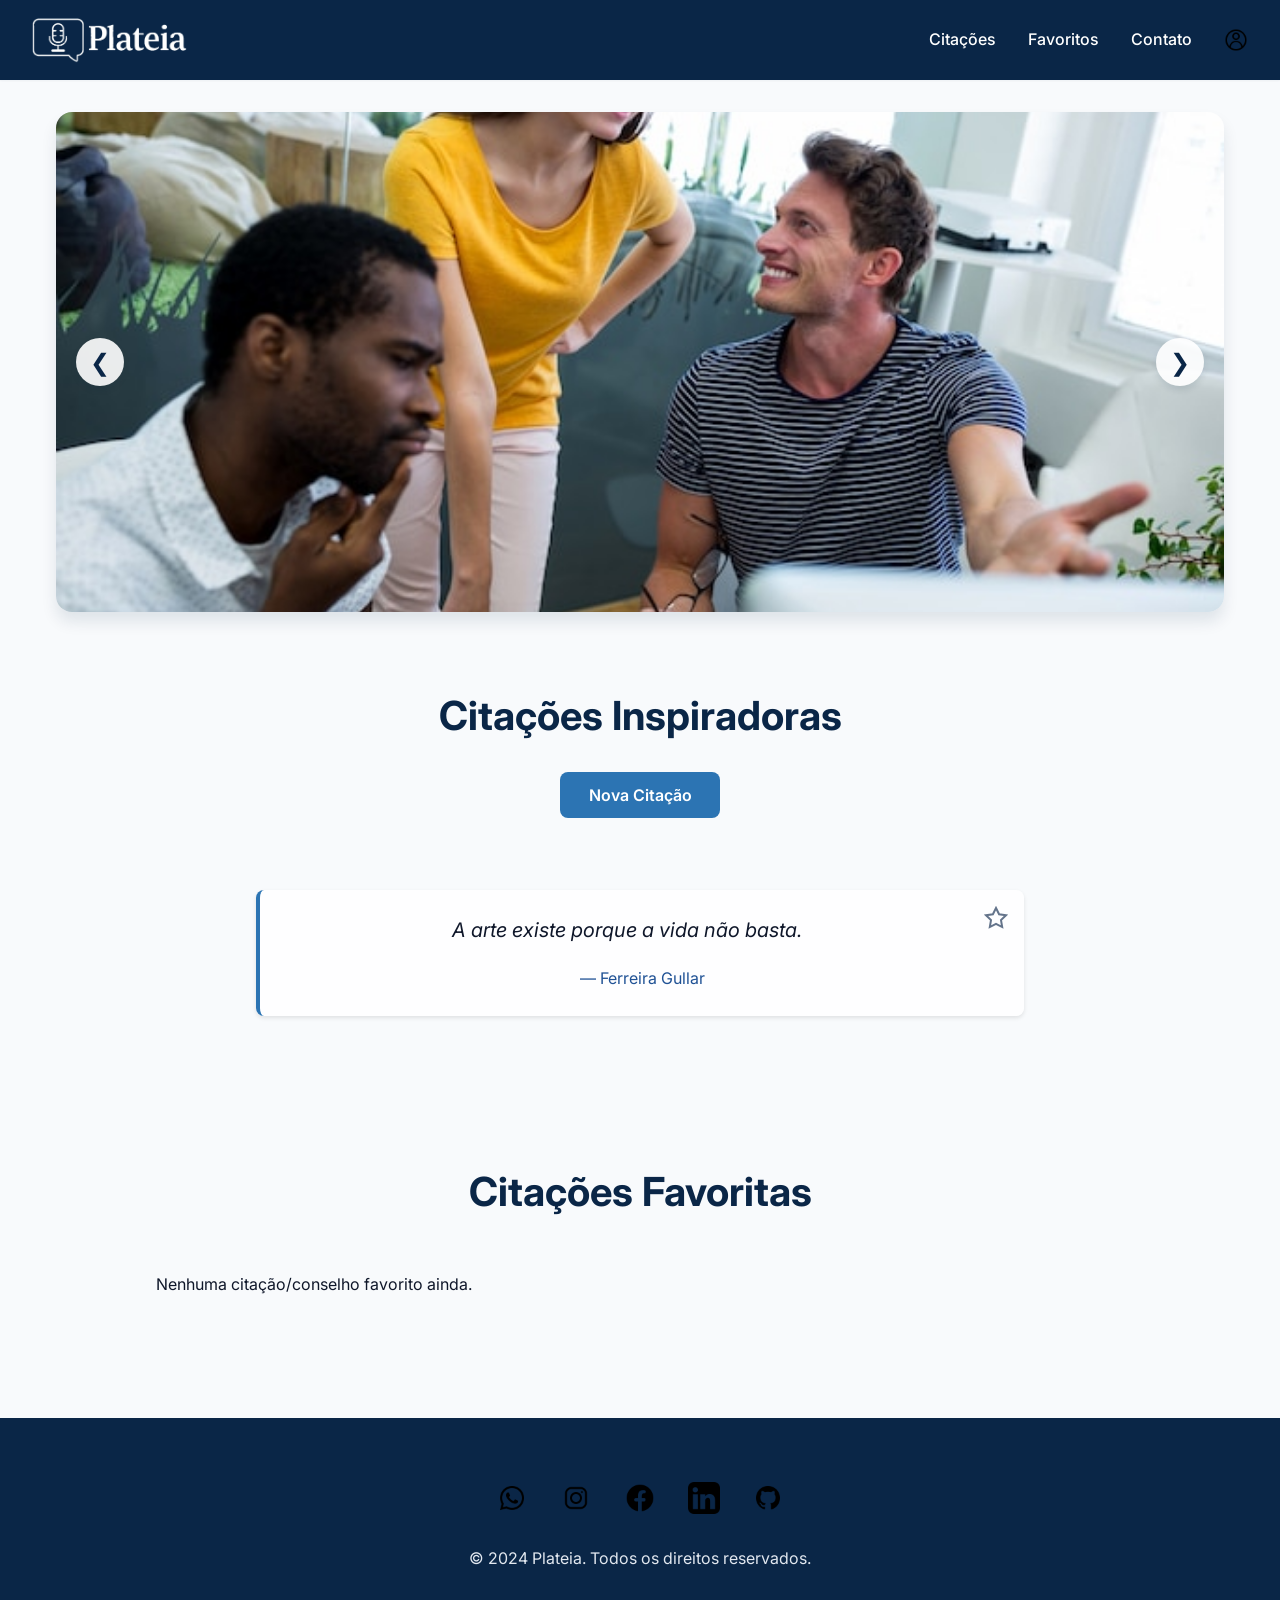
<file: index.html>
<!DOCTYPE html>
<html lang="pt-BR">
  <head>
    <meta charset="UTF-8" />
    <meta name="viewport" content="width=device-width, initial-scale=1.0" />
    <title>Plateia - Pratique sua Oratória</title>
    <link rel="stylesheet" href="CSS/reset.css" />
    <link rel="stylesheet" href="CSS/style.css" />
    <link href="https://fonts.googleapis.com/css2?family=Inter:wght@400;500;600;700&display=swap" rel="stylesheet">
  </head>
  <body>
    <header id="header-menu">
      <div class="tooltip">
        <a href="index.html" id="logo">
          <img src="IMG/Logo.png" alt="Logo Plateia" />
        </a>
        <span class="tooltiptext">Criada pelo Vitinho</span>
      </div>
      <nav>
        <ul class="nav-links">
          <li><a href="#quotes">Citações</a></li>
          <li><a href="#favorites">Favoritos</a></li>
          <li><a href="contato.html">Contato</a></li>
          <li><a href="login.html" class="profile-link">
            <img class="img-2" src="IMG/perfil-de-usuario.png" alt="Perfil">
          </a></li>
        </ul>
        <div class="hamburger-menu">
          <div></div>
          <div></div>
          <div></div>
        </div>
      </nav>
    </header>

    <main>
      <section class="carousel-container">
        <div class="carousel">
          <div class="carousel-inner">
            <div class="carousel-item">
              <img src="IMG/img-1.jfif" alt="Imagem 1">
            </div>
            <div class="carousel-item">
              <img src="IMG/img-2.jfif" alt="Imagem 2">
            </div>
            <div class="carousel-item">
              <img src="IMG/img-3.jfif" alt="Imagem 3">
            </div>
          </div>
          <button class="carousel-control prev" aria-label="Anterior">❮</button>
          <button class="carousel-control next" aria-label="Próximo">❯</button>
        </div>
      </section>

      <section id="quotes" class="quotes-section">
        <h2 class="section-title">Citações Inspiradoras</h2>
        <button id="new-quote" class="btn">Nova Citação</button>
        <div id="quote-display" class="quote-container">
          <!-- Citação será injetada aqui -->
        </div>
      </section>

      <section id="favorites" class="favorites-section">
        <h2 class="section-title">Citações Favoritas</h2>
        <div id="favorites-container">
          <!-- Favoritos serão injetados aqui -->
        </div>
      </section>
    </main>

    <footer id="footer">
      <div class="footer-logos">
        <a href="#" aria-label="WhatsApp">
          <img src="IMG/icons8-whatsapp-48 (1).png" alt="WhatsApp">
        </a>
        <a href="#" aria-label="Instagram">
          <img src="IMG/icons8-instagram-48 (1).png" alt="Instagram">
        </a>
        <a href="#" aria-label="Facebook">
          <img src="IMG/icons8-facebook-48.png" alt="Facebook">
        </a>
        <a href="#" aria-label="LinkedIn">
          <img src="IMG/icons8-linkedin-48 (1).png" alt="LinkedIn">
        </a>
        <a href="#" aria-label="GitHub">
          <img src="IMG/icons8-github-48.png" alt="GitHub">
        </a>
      </div>
      <div class="footer-copyright">
        <p>&copy; 2024 Plateia. Todos os direitos reservados.</p>
      </div>
    </footer>
    <script src="assets/main.js"></script>
  </body>
</html>
</file>
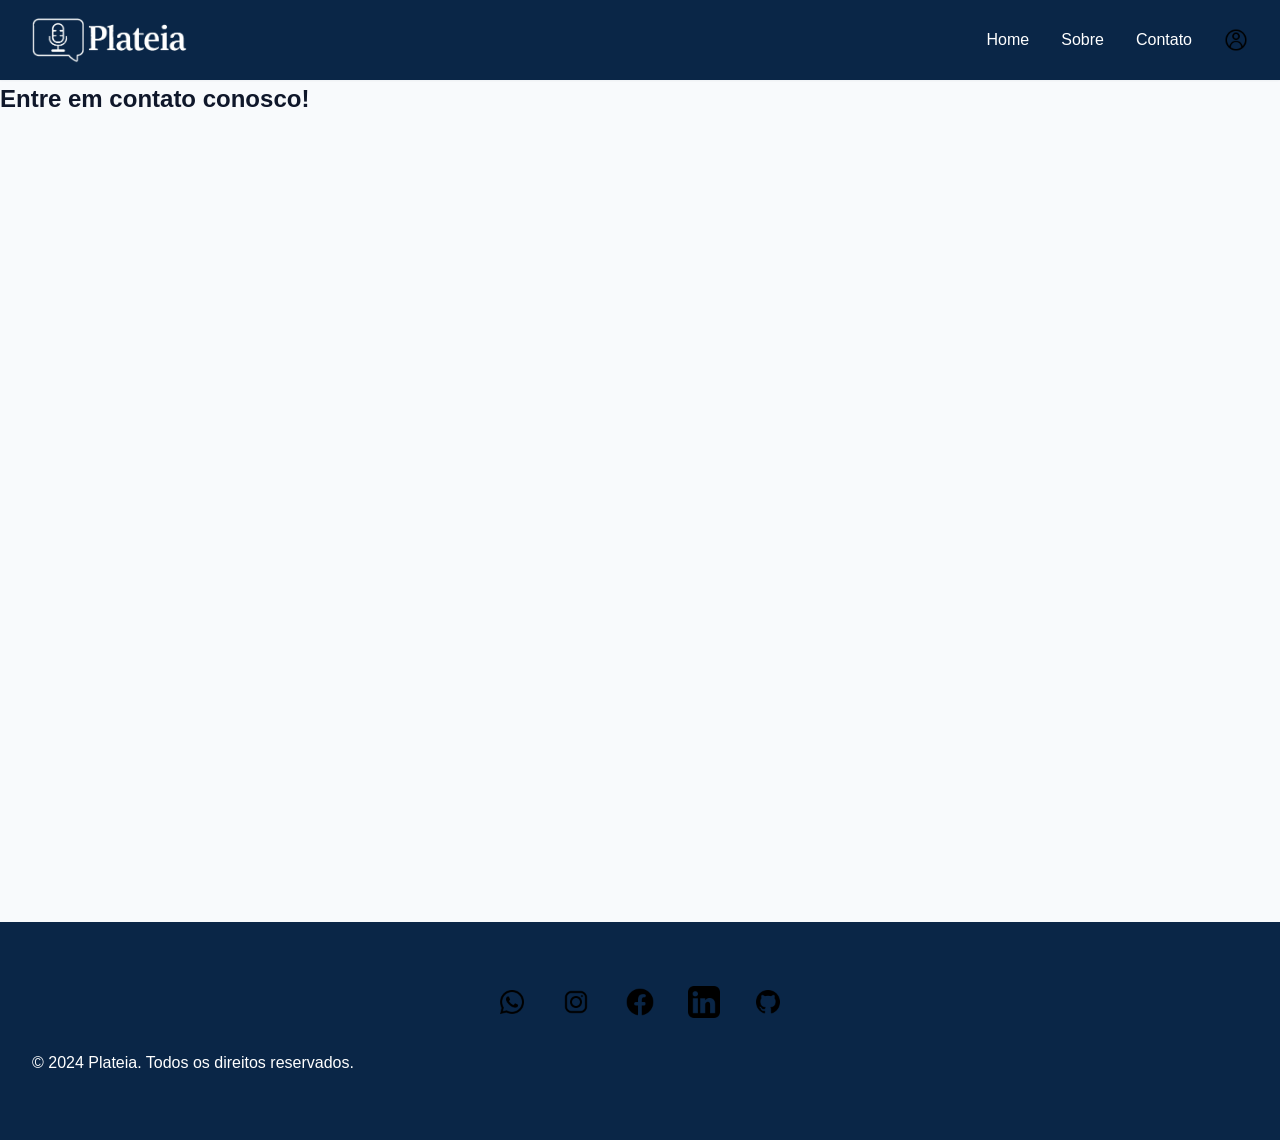
<file: contato.html>
<!DOCTYPE html>
<html lang="pt-BR">
  <head>
    <meta charset="UTF-8" />
    <meta name="viewport" content="width=device-width, initial-scale=1.0" />
    <title>Plateia - Pratique sua Oratória</title>
    <link rel="stylesheet" href="CSS/style.css" />
    <link rel="stylesheet" href="CSS/reset.css" />
    <link rel="stylesheet" href="CSS/responsive.css" />
  </head>
  <body>
    <header id="header-menu">
      <div class="tooltip">
        <a href="index.html" id="logo">
          <img src="IMG/Logo.png" alt="Logo Plateia" />
        </a>
        <span class="tooltiptext">Criada pelo Vitinho</span>
      </div>
      <div class="hamburger-menu" onclick="toggleMenu()">
        <div></div>
        <div></div>
        <div></div>
      </div>
      <ul class="nav-links">
        <li><a href="index.html">Home</a></li>
        <li><a href="#">Sobre</a></li>
        <li><a href="contato.html">Contato</a></li>
        <li><a href="login.html" class="profile-link">
          <img class="img-2" src="IMG/perfil-de-usuario.png" alt="Perfil">
        </a></li>
      </ul>
    </header>

    <section id="contato">
      <h2>Entre em contato conosco!</h2>
      
      <div class="google-form-container">
        <iframe src="https://docs.google.com/forms/d/e/1FAIpQLSdXgzHF4VcqM8YX0uVyNwVYkYJQuR9zc8zdOK-ls9fjIfv9tw/viewform?embedded=true" width="100%" height="700px" frameborder="0" marginheight="0" marginwidth="0">Carregando...</iframe>
      </div>
    </section>

    <footer id="footer">
        <div class="footer-logos">
          <a href="">
            <img src="IMG/icons8-whatsapp-48 (1).png" alt="">
          </a>
          <a href="">
            <img src="IMG/icons8-instagram-48 (1).png" alt="">
          </a>
          <a href="">
            <img src="IMG/icons8-facebook-48.png" alt="">
          </a>
          <a href="">
            <img src="IMG/icons8-linkedin-48 (1).png" alt="">
          </a>
          <a href="">
            <img src="IMG/icons8-github-48.png" alt="">
          </a>
        </div>
        <div> 
          <p>&copy; 2024 Plateia. Todos os direitos reservados.</p>
        </div>
      </footer>
      <script src="assets/main.js"></script>
      <script src="assets/auth.js"></script>
  </body>
</html>
</file>
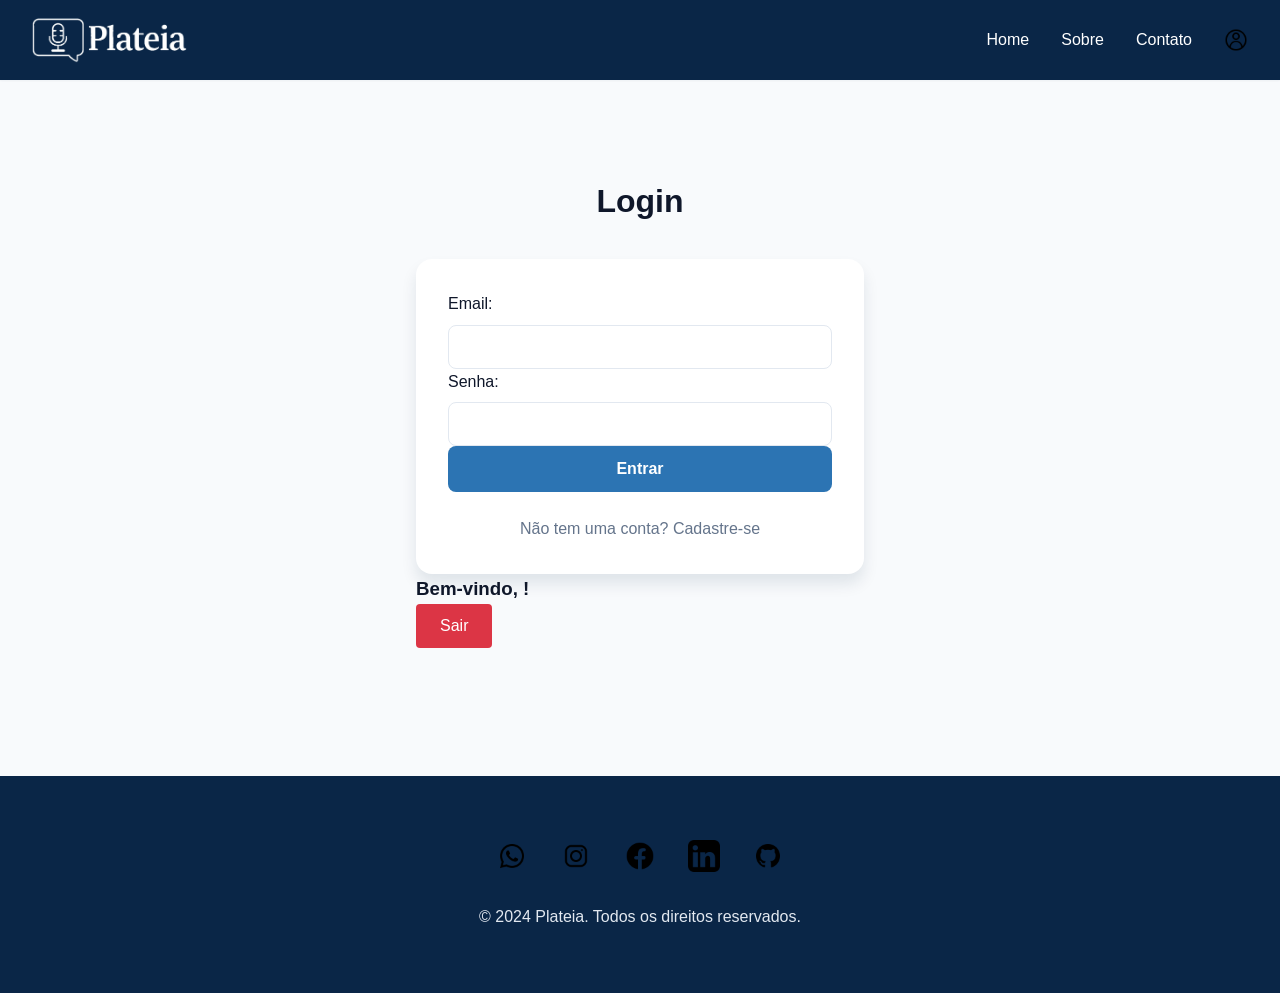
<file: login.html>
<!DOCTYPE html>
<html lang="pt-BR">
<head>
    <meta charset="UTF-8" />
    <meta name="viewport" content="width=device-width, initial-scale=1.0" />
    <title>Login - Plateia</title>
    <link rel="stylesheet" href="CSS/reset.css" />
    <link rel="stylesheet" href="CSS/style.css" />
    <link rel="stylesheet" href="CSS/responsive.css">
</head>
<body>
    <header id="header-menu">
        <div class="tooltip">
            <a href="index.html" id="logo">
                <img src="IMG/Logo.png" alt="Logo Plateia" />
            </a>
            <span class="tooltiptext">Criada pelo Vitinho</span>
        </div>
        <nav>
            <ul class="nav-links">
                <li><a href="index.html">Home</a></li>
                <li><a href="#">Sobre</a></li>
                <li><a href="contato.html">Contato</a></li>
                <li><a href="login.html" class="profile-link">
                    <img class="img-2" src="IMG/perfil-de-usuario.png" alt="Perfil">
                </a></li>
            </ul>
            <div class="hamburger-menu" onclick="toggleMenu()">
                <div></div>
                <div></div>
                <div></div>
            </div>
        </nav>
    </header>

    <section id="login">
        <h2>Login</h2>
        <div id="login-form">
            <label for="email">Email:</label>
            <input type="email" id="email" name="email" required>
            
            <label for="senha">Senha:</label>
            <input type="password" id="senha" name="senha" required>
            
            <button class="login-btn" onclick="tentarLogin()">Entrar</button>
            
            <p class="toggle-form" onclick="toggleFormulario()">Não tem uma conta? Cadastre-se</p>
        </div>
        
        <div id="cadastro-form">
            <label for="cadastro-nome">Nome:</label>
            <input type="text" id="cadastro-nome" name="nome" required>
            
            <label for="cadastro-email">Email:</label>
            <input type="email" id="cadastro-email" name="email" required>
            
            <label for="cadastro-senha">Senha:</label>
            <input type="password" id="cadastro-senha" name="senha" required>
            
            <label for="cadastro-confirmar-senha">Confirmar Senha:</label>
            <input type="password" id="cadastro-confirmar-senha" name="confirmar-senha" required>
            
            <button class="cadastro-btn" onclick="tentarCadastro()">Cadastrar</button>
            
            <p class="toggle-form" onclick="toggleFormulario()">Já tem uma conta? Faça login</p>
        </div>
        
        <div id="user-info" class="user-info">
            <h3>Bem-vindo, <span id="nome-usuario"></span>!</h3>
            <button class="logout-btn" onclick="fazerLogout()">Sair</button>
        </div>
    </section>

    <footer id="footer">
        <div class="footer-logos">
            <a href="">
                <img src="IMG/icons8-whatsapp-48 (1).png" alt="WhatsApp">
            </a>
            <a href="">
                <img src="IMG/icons8-instagram-48 (1).png" alt="Instagram">
            </a>
            <a href="">
                <img src="IMG/icons8-facebook-48.png" alt="Facebook">
            </a>
            <a href="">
                <img src="IMG/icons8-linkedin-48 (1).png" alt="LinkedIn">
            </a>
            <a href="">
                <img src="IMG/icons8-github-48.png" alt="GitHub">
            </a>
        </div>
        <div class="footer-copyright">
            <p>&copy; 2024 Plateia. Todos os direitos reservados.</p>
        </div>
    </footer>

    <script src="assets/auth.js"></script>
    <script src="assets/main.js"></script>
</body>
</html>
</file>
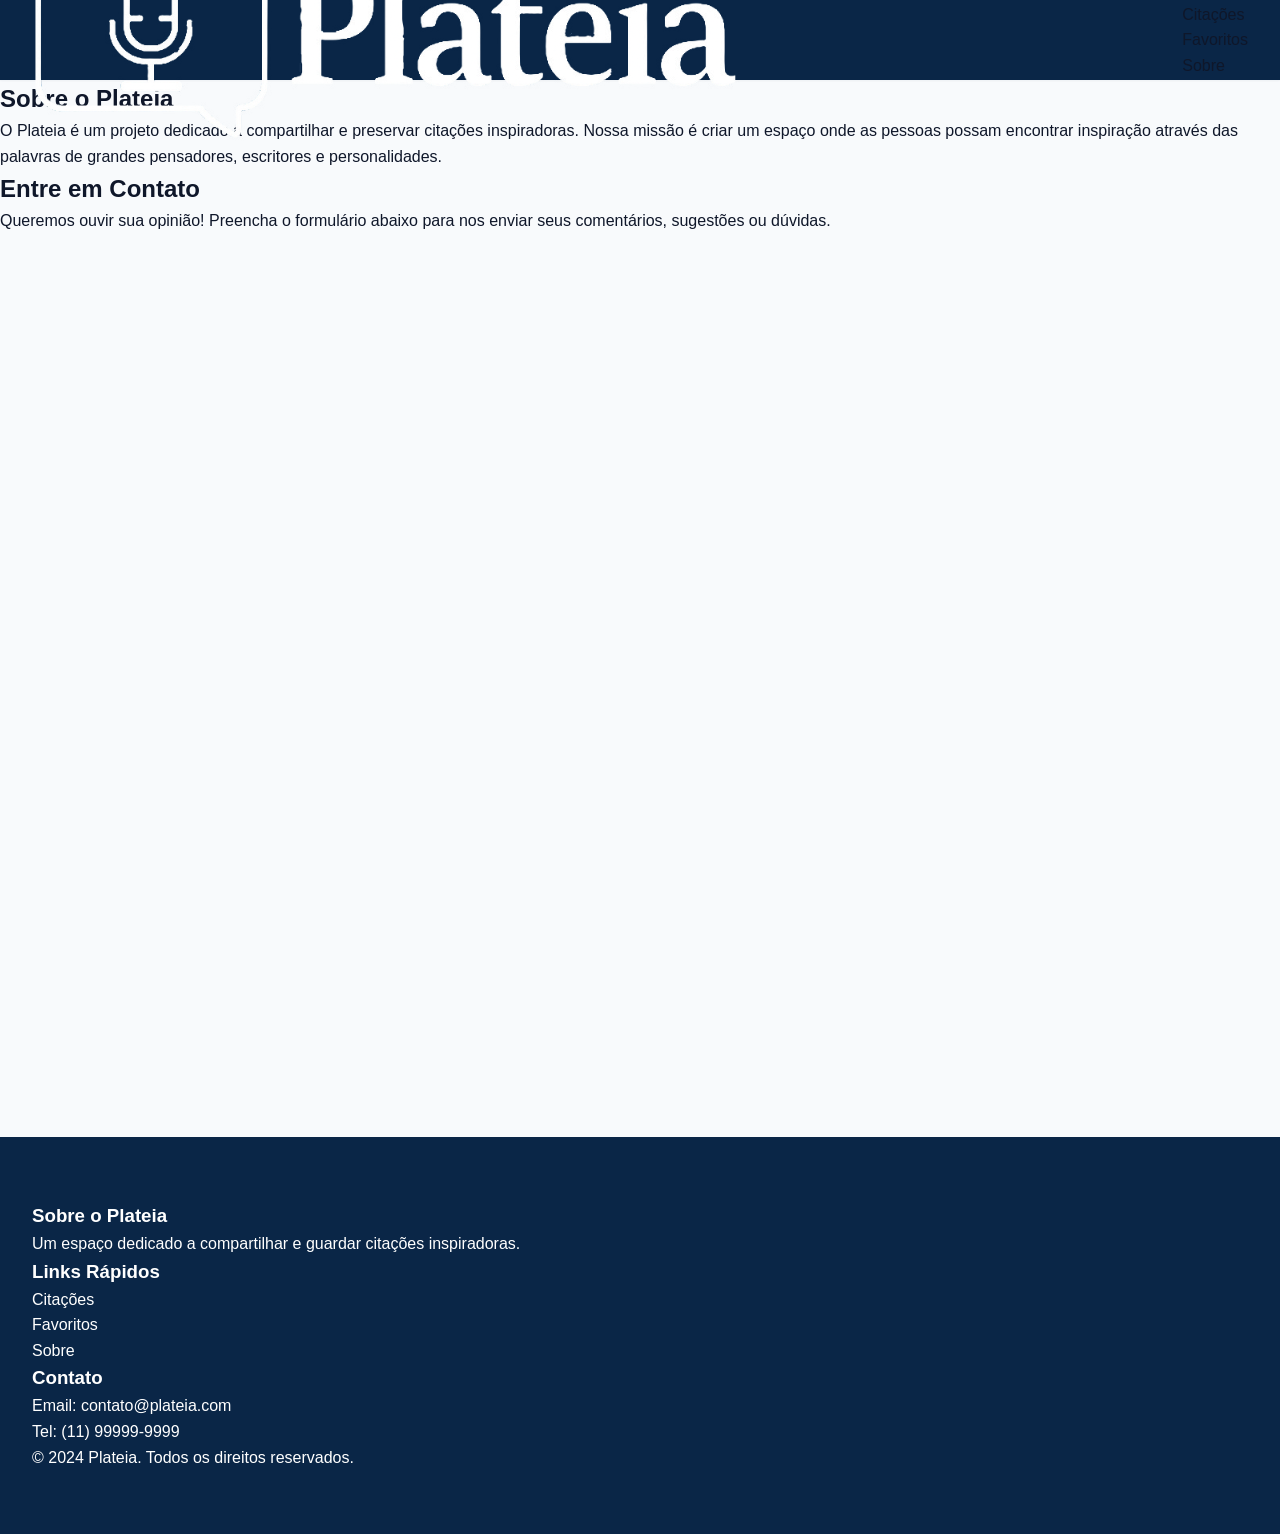
<file: sobre.html>
<!DOCTYPE html>
<html lang="pt-BR">
<head>
    <meta charset="UTF-8">
    <meta name="viewport" content="width=device-width, initial-scale=1.0">
    <title>Sobre - Plateia</title>
    <link rel="preconnect" href="https://fonts.googleapis.com">
    <link rel="preconnect" href="https://fonts.gstatic.com" crossorigin>
    <link href="https://fonts.googleapis.com/css2?family=Roboto:wght@400;500;700&display=swap" rel="stylesheet">
    <link rel="stylesheet" href="CSS/reset.css">
    <link rel="stylesheet" href="CSS/style.css">
    <link rel="stylesheet" href="CSS/responsive.css">
</head>
<body>
    <header>
        <nav id="header-menu">
            <a href="index.html" class="logo">
                <img src="IMG/Logo.png" alt="Logo Plateia">
            </a>
            <ul>
                <li><a href="index.html#quotes">Citações</a></li>
                <li><a href="index.html#favorites">Favoritos</a></li>
                <li><a href="sobre.html">Sobre</a></li>
            </ul>
            <div class="hamburger-menu">
                <div></div>
                <div></div>
                <div></div>
            </div>
        </nav>
    </header>

    <main class="sobre-container">
        <section class="sobre-content">
            <h1>Sobre o Plateia</h1>
            <p>O Plateia é um projeto dedicado a compartilhar e preservar citações inspiradoras. Nossa missão é criar um espaço onde as pessoas possam encontrar inspiração através das palavras de grandes pensadores, escritores e personalidades.</p>
            
            <h2>Entre em Contato</h2>
            <p>Queremos ouvir sua opinião! Preencha o formulário abaixo para nos enviar seus comentários, sugestões ou dúvidas.</p>
            
            <div class="form-container">
                <iframe src="https://docs.google.com/forms/d/e/1FAIpQLSfQHAZsKqn9FQhVXXHGTqBPtdEAZKZBxXHOYEHrQQa_aKTqNw/viewform?embedded=true" 
                        width="100%" 
                        height="800" 
                        frameborder="0" 
                        marginheight="0" 
                        marginwidth="0">
                    Carregando…
                </iframe>
            </div>
        </section>
    </main>

    <footer id="footer">
        <div class="footer-content">
            <div class="footer-section">
                <h3>Sobre o Plateia</h3>
                <p>Um espaço dedicado a compartilhar e guardar citações inspiradoras.</p>
            </div>
            <div class="footer-section">
                <h3>Links Rápidos</h3>
                <ul>
                    <li><a href="index.html#quotes">Citações</a></li>
                    <li><a href="index.html#favorites">Favoritos</a></li>
                    <li><a href="sobre.html">Sobre</a></li>
                </ul>
            </div>
            <div class="footer-section">
                <h3>Contato</h3>
                <p>Email: contato@plateia.com</p>
                <p>Tel: (11) 99999-9999</p>
            </div>
        </div>
        <div class="footer-bottom">
            <p>&copy; 2024 Plateia. Todos os direitos reservados.</p>
        </div>
    </footer>
    <script src="assets/main.js"></script>
</body>
</html>
</file>
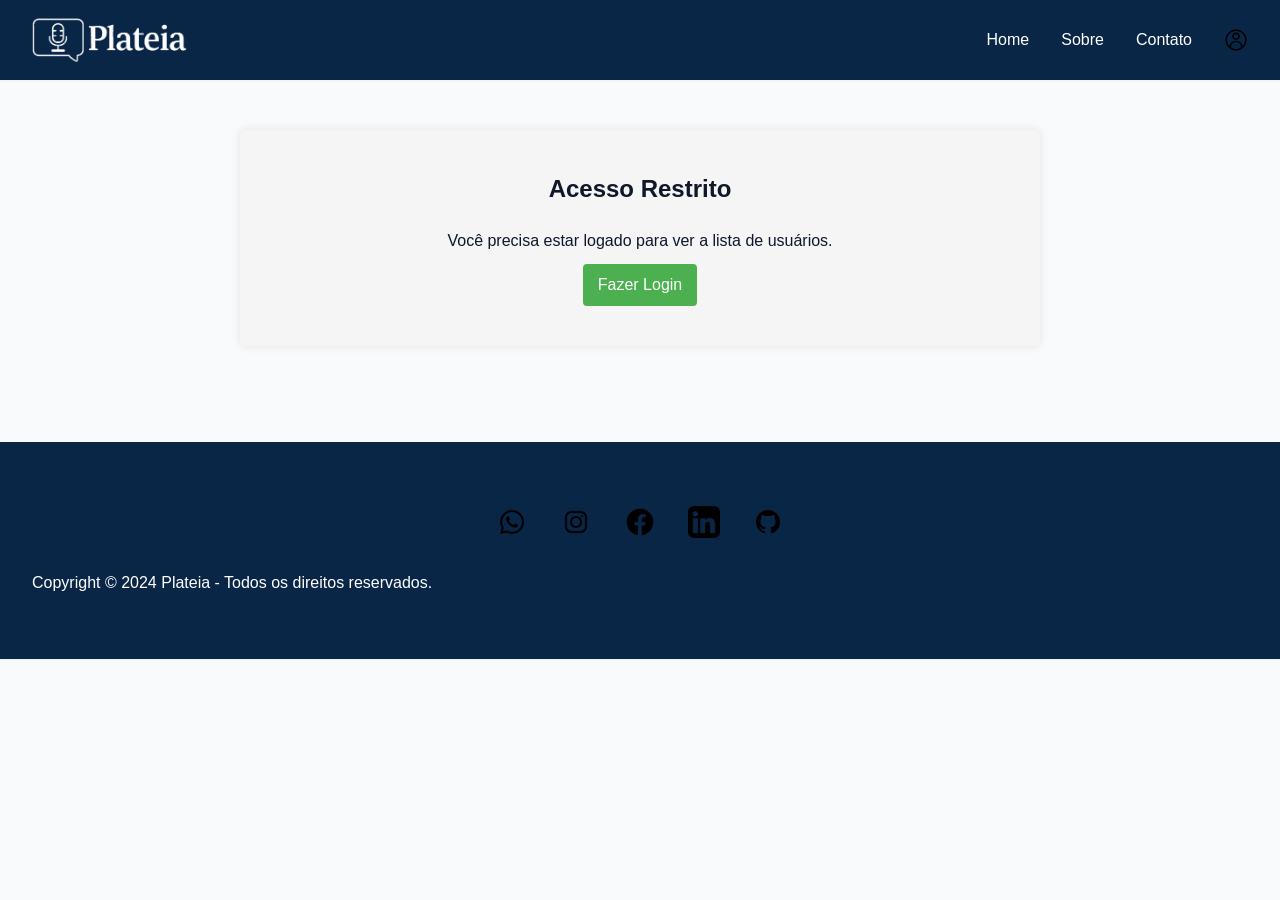
<file: usuarios.html>
<!DOCTYPE html>
<html lang="pt-BR">
<head>
    <meta charset="UTF-8" />
    <meta name="viewport" content="width=device-width, initial-scale=1.0" />
    <title>Usuários - Plateia</title>
    <link rel="stylesheet" href="CSS/style.css" />
    <link rel="stylesheet" href="CSS/reset.css" />
    <link rel="stylesheet" href="CSS/responsive.css">
    <style>
        .usuarios-container {
            max-width: 800px;
            margin: 50px auto;
            padding: 20px;
            background-color: #f5f5f5;
            border-radius: 5px;
            box-shadow: 0 0 10px rgba(0, 0, 0, 0.1);
        }
        
        .usuarios-container h2 {
            text-align: center;
            margin-bottom: 20px;
        }
        
        .user-info {
            text-align: center;
            margin-bottom: 20px;
            padding: 10px;
            background-color: #e9e9e9;
            border-radius: 5px;
        }
        
        .logout-btn {
            background-color: #f44336;
            color: white;
            border: none;
            padding: 5px 10px;
            border-radius: 3px;
            cursor: pointer;
            margin-top: 10px;
        }
        
        .logout-btn:hover {
            background-color: #d32f2f;
        }
        
        .usuarios-lista {
            list-style: none;
            padding: 0;
        }
        
        .usuarios-lista li {
            padding: 10px;
            border-bottom: 1px solid #ddd;
        }
        
        .usuarios-lista li:last-child {
            border-bottom: none;
        }
        
        .login-required {
            text-align: center;
            padding: 20px;
        }
        
        .login-link {
            display: inline-block;
            margin-top: 10px;
            padding: 8px 15px;
            background-color: #4CAF50;
            color: white;
            text-decoration: none;
            border-radius: 4px;
        }
        
        .login-link:hover {
            background-color: #45a049;
        }
    </style>
</head>
<body>
    <header id="header-menu">
        <div class="tooltip">
            <a href="index.html" id="logo">
                <img src="IMG/Logo.png" alt="Logo Plateia" />
            </a>
            <span class="tooltiptext">Criada pelo Vitinho</span>
        </div>
        <div class="hamburger-menu" onclick="toggleMenu()">
            <div></div>
            <div></div>
            <div></div>
        </div>
        <ul class="nav-links">
            <li><a href="index.html">Home</a></li>
            <li><a href="#">Sobre</a></li>
            <li><a href="contato.html">Contato</a></li>
            <li><a href="login.html"><img class="img-2" src="IMG/perfil-de-usuario.png" alt="Perfil"></a></li>
        </ul>
    </header>

    <div class="usuarios-container">
        <div id="login-required" class="login-required">
            <h2>Acesso Restrito</h2>
            <p>Você precisa estar logado para ver a lista de usuários.</p>
            <a href="login.html" class="login-link">Fazer Login</a>
        </div>
        
        <div id="usuarios-content" style="display: none;">
            <div id="user-info" class="user-info">
                <h3>Bem-vindo, <span id="nome-usuario"></span>!</h3>
                <button class="logout-btn" onclick="fazerLogout()">Sair</button>
            </div>
            
            <h2>Lista de Usuários</h2>
            <ul id="usuarios-lista" class="usuarios-lista">
                <!-- A lista de usuários será carregada aqui -->
            </ul>
        </div>
    </div>

    <footer id="footer">
        <div class="footer-logos">
            <div class="tooltip">
                <a href="">
                    <img class="tooltipimg" src="IMG/icons8-whatsapp-48 (1).png" alt="">
                </a>
                <span class="tooltiptext">Whatsapp</span>
            </div>
            <div class="tooltip">
                <a href="">
                    <img class="tooltipimg" src="IMG/icons8-instagram-48 (1).png" alt="">
                    <span class="tooltiptext">Instagram</span>
                </a>
            </div>
            <div class="tooltip">
                <a href="">
                    <img class="tooltipimg" src="IMG/icons8-facebook-48.png" alt="">
                    <span class="tooltiptext">Facebook</span>
                </a>
            </div>
            <div class="tooltip">
                <a href="">
                    <img class="tooltipimg" src="IMG/icons8-linkedin-48 (1).png" alt="">
                    <span class="tooltiptext">Linkedin</span>
                </a>
            </div>
            <div class="tooltip">
                <a href="">
                    <img class="tooltipimg" src="IMG/icons8-github-48.png" alt="">
                    <span class="tooltiptext">Github</span>
                </a>
            </div>
        </div>
        <div id="copy">
            <p class="copyright">Copyright © 2024 <a id="link-copy" href="pages/about.html"> Plateia </a> - Todos os direitos reservados.</p>
        </div>
    </footer>

    <script src="assets/auth.js"></script>
    <script>
        window.onload = function() {
            var usuarioLogado = localStorage.getItem('usuario');
            if (usuarioLogado) {
                var usuario = JSON.parse(usuarioLogado);
                document.getElementById('login-required').style.display = 'none';
                document.getElementById('usuarios-content').style.display = 'block';
                document.getElementById('nome-usuario').textContent = usuario.nome;
                
                carregarUsuarios();
            }
        };

        function carregarUsuarios() {
            var listaUsuarios = document.getElementById('usuarios-lista');
            listaUsuarios.innerHTML = '';
            
            for (var i = 0; i < window.usuarios.length; i++) {
                var usuario = window.usuarios[i];
                var li = document.createElement('li');
                li.textContent = usuario.nome + ' (' + usuario.email + ')';
                listaUsuarios.appendChild(li);
            }
        }

        function fazerLogout() {
            localStorage.removeItem('usuario');
            window.location.href = 'login.html';
        }

        function toggleMenu() {
            var navLinks = document.querySelector('.nav-links');
            navLinks.classList.toggle('active');
        }
    </script>
</body>
</html>
</file>
<file: CSS/style.css>
/* Estilos para o site Plateia */

/* Variáveis globais */
:root {
    --primary-color: #0A2647;
    --secondary-color: #144272;
    --accent-color: #205295;
    --highlight-color: #2C74B3;
    --background-color: #F8FAFC;
    --text-color: #0F172A;
    --gray-color: #64748B;
    --light-gray: #E2E8F0;
    --white: #FFFFFF;
    --shadow-sm: 0 1px 2px rgba(10, 38, 71, 0.05);
    --shadow-md: 0 4px 6px rgba(10, 38, 71, 0.1);
    --shadow-lg: 0 10px 15px rgba(10, 38, 71, 0.1);
    --radius-sm: 0.375rem;
    --radius-md: 0.5rem;
    --radius-lg: 1rem;
}

/* Estilos gerais */
* {
    margin: 0;
    padding: 0;
    box-sizing: border-box;
}

body {
    font-family: 'Inter', -apple-system, BlinkMacSystemFont, sans-serif;
    line-height: 1.6;
    background-color: var(--background-color);
    color: var(--text-color);
    padding-top: 80px;
}

/* Header */
#header-menu {
    position: fixed;
    top: 0;
    left: 0;
    width: 100%;
    background-color: var(--primary-color);
    padding: 1rem 2rem;
    display: flex;
    justify-content: space-between;
    align-items: center;
    box-shadow: var(--shadow-sm);
    z-index: 1000;
    height: 80px;
}

#logo {
    display: flex;
    align-items: center;
}

#logo img {
    height: 45px;
    width: auto;
}

nav {
    display: flex;
    align-items: center;
}

.nav-links {
    display: flex;
    list-style: none;
    gap: 2rem;
    align-items: center;
}

.nav-links a {
    text-decoration: none;
    color: var(--white);
    font-weight: 500;
    transition: color 0.2s;
    font-size: 1rem;
}

.nav-links a:hover {
    color: var(--light-gray);
}

.nav-links .profile-link {
    display: flex;
    align-items: center;
}

.nav-links .profile-link img {
    width: 24px;
    height: 24px;
    object-fit: contain;
}

/* Tooltip */
.tooltip {
    position: relative;
    display: inline-block;
}

.tooltiptext {
    visibility: hidden;
    background-color: var(--text-color);
    color: white;
    text-align: center;
    padding: 5px;
    border-radius: 6px;
    position: absolute;
    z-index: 1;
    bottom: 125%;
    left: 50%;
    transform: translateX(-50%);
    opacity: 0;
    transition: opacity 0.3s;
}

.tooltip:hover .tooltiptext {
    visibility: visible;
    opacity: 1;
}

/* Carrossel */
.carousel-container {
    max-width: 1200px;
    margin: 2rem auto;
    height: 500px;
    padding: 0 1rem;
}

.carousel {
    position: relative;
    overflow: hidden;
    border-radius: var(--radius-lg);
    height: 100%;
    box-shadow: var(--shadow-lg);
}

.carousel-inner {
    display: flex;
    transition: transform 0.5s ease-in-out;
    height: 100%;
    will-change: transform;
    transform: translateZ(0);
}

.carousel-item {
    min-width: 100%;
    height: 500px;
}

.carousel-item img {
    width: 100%;
    height: 100%;
    object-fit: cover;
}

.carousel-control {
    position: absolute;
    top: 50%;
    transform: translateY(-50%);
    background: rgba(255, 255, 255, 0.9);
    color: var(--primary-color);
    width: 48px;
    height: 48px;
    border-radius: 50%;
    border: none;
    cursor: pointer;
    display: flex;
    align-items: center;
    justify-content: center;
    font-size: 1.5rem;
    box-shadow: var(--shadow-md);
    transition: all 0.2s;
}

.carousel-control:hover {
    background: var(--white);
    color: var(--highlight-color);
}

.prev {
    left: 20px;
}

.next {
    right: 20px;
}

/* Seções */
.quotes-section {
    max-width: 1000px;
    margin: 3rem auto;
    padding: 1.5rem 1rem;
    text-align: center;
}

.section-title {
    text-align: center;
    color: var(--primary-color);
    font-size: 2.5rem;
    font-weight: 700;
    margin-bottom: 1.5rem;
}

#new-quote {
    display: inline-block;
    margin-bottom: 1.5rem;
    background-color: var(--highlight-color);
    color: var(--white);
    padding: 0.8rem 1.8rem;
    border: none;
    border-radius: var(--radius-md);
    font-weight: 600;
    cursor: pointer;
    transition: all 0.2s;
    font-size: 1rem;
}

#new-quote:hover {
    background-color: var(--accent-color);
    transform: translateY(-2px);
    box-shadow: var(--shadow-md);
}

.quote-container {
    max-width: 800px;
    width: 95%;
    margin: 0 auto;
    padding: 0;
    text-align: left;
}

.quote {
    background: var(--white);
    padding: 2rem;
    border-radius: var(--radius-md);
    box-shadow: var(--shadow-md);
    margin-bottom: 1rem;
    position: relative;
    transition: transform 0.2s;
    border-left: 4px solid var(--highlight-color);
}

.quote p {
    font-size: 1.25rem;
    color: var(--text-color);
    margin-bottom: 1rem;
    line-height: 1.6;
    font-style: normal;
    padding-right: 30px;
}

.quote footer {
    display: block;
    color: var(--secondary-color);
    margin-top: 0.5rem;
}

.quote .author {
    font-weight: 400;
    font-size: 1rem;
    margin-right: 0;
    display: inline-block;
}

.favorite-btn {
    background: none;
    border: none;
    cursor: pointer;
    padding: 0;
    transition: transform 0.3s;
    will-change: transform;
    color: var(--gray-color);
    position: absolute;
    top: 1rem;
    right: 1rem;
}

.favorite-btn:hover {
    transform: scale(1.1);
    color: var(--highlight-color);
}

.favorite-btn svg {
    width: 24px;
    height: 24px;
}

.favorite-btn svg path {
    stroke: currentColor;
}

/* Seção de favoritos */
.favorites-section {
    max-width: 1000px;
    margin: 3rem auto;
    padding: 1.5rem 1rem;
}

.favorites-section .section-title {
    margin-bottom: 3rem;
}

.favorite-quote .quote {
    padding: 2rem;
    border-left-width: 4px;
}

/* Botões */
.btn {
    background-color: var(--highlight-color);
    color: var(--white);
    padding: 0.875rem 1.5rem;
    border: none;
    border-radius: var(--radius-md);
    font-weight: 600;
    cursor: pointer;
    transition: all 0.2s;
    font-size: 1rem;
}

.btn:hover {
    transform: translateY(-2px);
    box-shadow: var(--shadow-md);
    background-color: var(--accent-color);
}

/* Footer */
#footer {
    background-color: var(--primary-color);
    padding: 4rem 2rem;
    margin-top: 6rem;
    box-shadow: var(--shadow-sm);
    color: var(--white);
}

.footer-logos {
    display: flex;
    justify-content: center;
    gap: 2rem;
    margin-bottom: 2rem;
}

.footer-logos a {
    transition: transform 0.2s;
}

.footer-logos img {
    width: 32px;
    height: 32px;
    transition: transform 0.2s;
}

.footer-logos a:hover {
    transform: translateY(-3px);
}

.footer-logos a:hover img {
    transform: translateY(-3px);
}

.footer-copyright {
    text-align: center;
    color: var(--light-gray);
}

/* Menu hambúrguer */
.hamburger-menu {
    display: none;
    cursor: pointer;
}

.hamburger-menu div {
    width: 25px;
    height: 3px;
    background-color: white;
    margin: 5px 0;
    transition: 0.4s;
}

/* Melhorias de acessibilidade */
.nav-links a:focus,
.carousel-control:focus,
.favorite-btn:focus,
.btn:focus {
    outline: 2px solid var(--secondary-color);
    outline-offset: 2px;
}

@media (prefers-reduced-motion: reduce) {
    .carousel-inner,
    .carousel-control,
    .favorite-btn,
    .btn,
    .footer-logos a {
        transition: none;
    }
}

/* Responsividade */
@media (max-width: 768px) {
    body {
        padding-top: 70px;
    }

    #header-menu {
        padding: 1rem;
        height: 70px;
    }

    #logo img {
        height: 35px;
    }

    .hamburger-menu {
        display: block;
    }

    .nav-links {
        display: none;
        position: absolute;
        top: 70px;
        left: 0;
        width: 100%;
        background: var(--primary-color);
        flex-direction: column;
        padding: 1rem;
        box-shadow: var(--shadow-md);
    }

    .nav-links.active {
        display: flex;
    }

    .carousel-container {
        height: 300px;
        margin: 1rem auto;
    }

    .carousel-item {
        height: 300px;
    }

    .carousel-control {
        width: 40px;
        height: 40px;
        font-size: 1.2rem;
    }

    .section-title {
        font-size: 2rem;
        margin-bottom: 2rem;
    }

    .quote-container {
        padding: 0.5rem;
    }

    .quote {
        padding: 1.5rem;
    }

    .quote p {
        font-size: 1.1rem;
    }

    #login {
        margin: 2rem auto;
    }

    #login-form, #cadastro-form {
        padding: 1.5rem;
    }

    .nav-links .profile-link img {
        width: 20px;
        height: 20px;
    }

    .prev {
        left: 10px;
    }

    .next {
        right: 10px;
    }

    .footer-logos {
        gap: 1.5rem;
    }

    .footer-logos img {
        width: 32px;
        height: 32px;
    }

    .hamburger-menu div {
        background-color: var(--white);
    }
}

/* Melhorias de performance para imagens */
img {
    content-visibility: auto;
}

.img-2 {
    width: 24px;
    height: 24px;
    object-fit: contain;
}

/* Ajustes para garantir consistência em todas as páginas */
.nav-links li a {
    display: flex;
    align-items: center;
}

@media (max-width: 768px) {
    .img-2 {
        width: 20px;
        height: 20px;
    }
}

/* Estilos para a página de login */
#login {
    max-width: 480px;
    margin: 4rem auto;
    padding: 2rem 1rem;
}

#login h2 {
    color: var(--text-color);
    font-size: 2rem;
    font-weight: 700;
    margin-bottom: 2rem;
    text-align: center;
}

#login-form, #cadastro-form {
    background: var(--white);
    padding: 2rem;
    border-radius: var(--radius-lg);
    box-shadow: var(--shadow-lg);
}

#cadastro-form {
    display: none;
}

.form-group {
    margin-bottom: 1.5rem;
}

#login input {
    width: 100%;
    padding: 0.75rem 1rem;
    border: 1px solid var(--light-gray);
    border-radius: var(--radius-md);
    font-size: 1rem;
    transition: border-color 0.2s;
}

#login input:focus {
    outline: none;
    border-color: var(--highlight-color);
    box-shadow: 0 0 0 2px rgba(44, 116, 179, 0.2);
}

#login label {
    display: block;
    margin-bottom: 0.5rem;
    color: var(--text-color);
    font-weight: 500;
}

.login-btn, .cadastro-btn {
    width: 100%;
    padding: 0.875rem;
    border-radius: var(--radius-md);
    font-weight: 600;
    font-size: 1rem;
    transition: all 0.2s;
}

.login-btn {
    background-color: var(--highlight-color);
    color: var(--white);
}

.login-btn:hover {
    background-color: var(--accent-color);
}

.cadastro-btn {
    background-color: var(--secondary-color);
    color: var(--white);
}

.cadastro-btn:hover {
    background-color: var(--accent-color);
}

.toggle-form {
    margin-top: 1.5rem;
    color: var(--gray-color);
    cursor: pointer;
    text-align: center;
}

.toggle-form:hover {
    color: var(--highlight-color);
}

.logout-btn {
    background-color: #dc3545;
    color: white;
    border: none;
    padding: 0.8rem 1.5rem;
    border-radius: 4px;
    cursor: pointer;
    transition: all 0.3s;
}

.logout-btn:hover {
    background-color: #c82333;
    transform: translateY(-2px);
}

/* Animações para as citações */
@keyframes fadeIn {
    from {
        opacity: 0;
        transform: translateY(10px);
    }
    to {
        opacity: 1;
        transform: translateY(0);
    }
}

.quote-container {
    max-width: 800px;
    margin: 2rem auto;
    padding: 1rem;
    text-align: center;
}

.quote {
    font-size: 1.2rem;
    line-height: 1.6;
    color: var(--text-color);
    margin: 0;
    padding: 1.5rem;
    background-color: rgba(255, 255, 255, 0.9);
    border-radius: 8px;
    box-shadow: 0 2px 4px rgba(0, 0, 0, 0.1);
    transition: all 0.3s ease;
}

.quote.fade-in {
    animation: fadeIn 0.5s ease-out;
}

.quote p {
    margin: 0 0 1rem 0;
    font-style: italic;
}

.quote footer {
    font-weight: 500;
    color: var(--accent-color);
}

/* Ajuste para usuários que preferem menos movimento */
@media (prefers-reduced-motion: reduce) {
    .quote.fade-in {
        animation: none;
    }
}
</file>
<file: CSS/responsive.css>
@media screen and (max-width: 768px) {
    #header-menu {
        flex-direction: column;
        padding: 10px;
    }
    #header-menu ul {
        display: none; 
        flex-direction: column;
        width: 100%;
        text-align: center;
    }
    #header-menu ul.active {
        display: flex;
    }

    .hamburger-menu {
        display: block;
        cursor: pointer;
        position: absolute;
        top: 15px;
        right: 15px;
    }
    .hamburger-menu div {
        width: 25px;
        height: 3px;
        background-color: white;
        margin: 5px 0;
        transition: 0.4s;
    }
    #conteudo {
        grid-template-columns: 1fr;
        grid-template-areas: 
            "temas"
            "ambiente"
            "confiança";
    }
    .carousel {
        max-width: 100%;
    }
}

@media screen and (min-width: 769px) and (max-width: 1024px) {
    #header-menu {
        padding: 10px 15px;
    }
    #header-menu ul {
        gap: 15px;
        font-size: 20px;
    }
    #conteudo {
        grid-template-columns: repeat(2, 1fr);
        grid-template-areas: 
            "temas ambiente"
            "confiança .";
    }
}

@media screen and (max-width: 480px) {
    .hamburger-menu {
        display: block;
        top: 10px; 
        right: 10px; 
    }
}

@media screen and (min-width: 1025px) {
    .carousel {
        min-height: 500px; 
    }
    .carousel-inner img {
        height: 500px; 
    }
}
</file>
